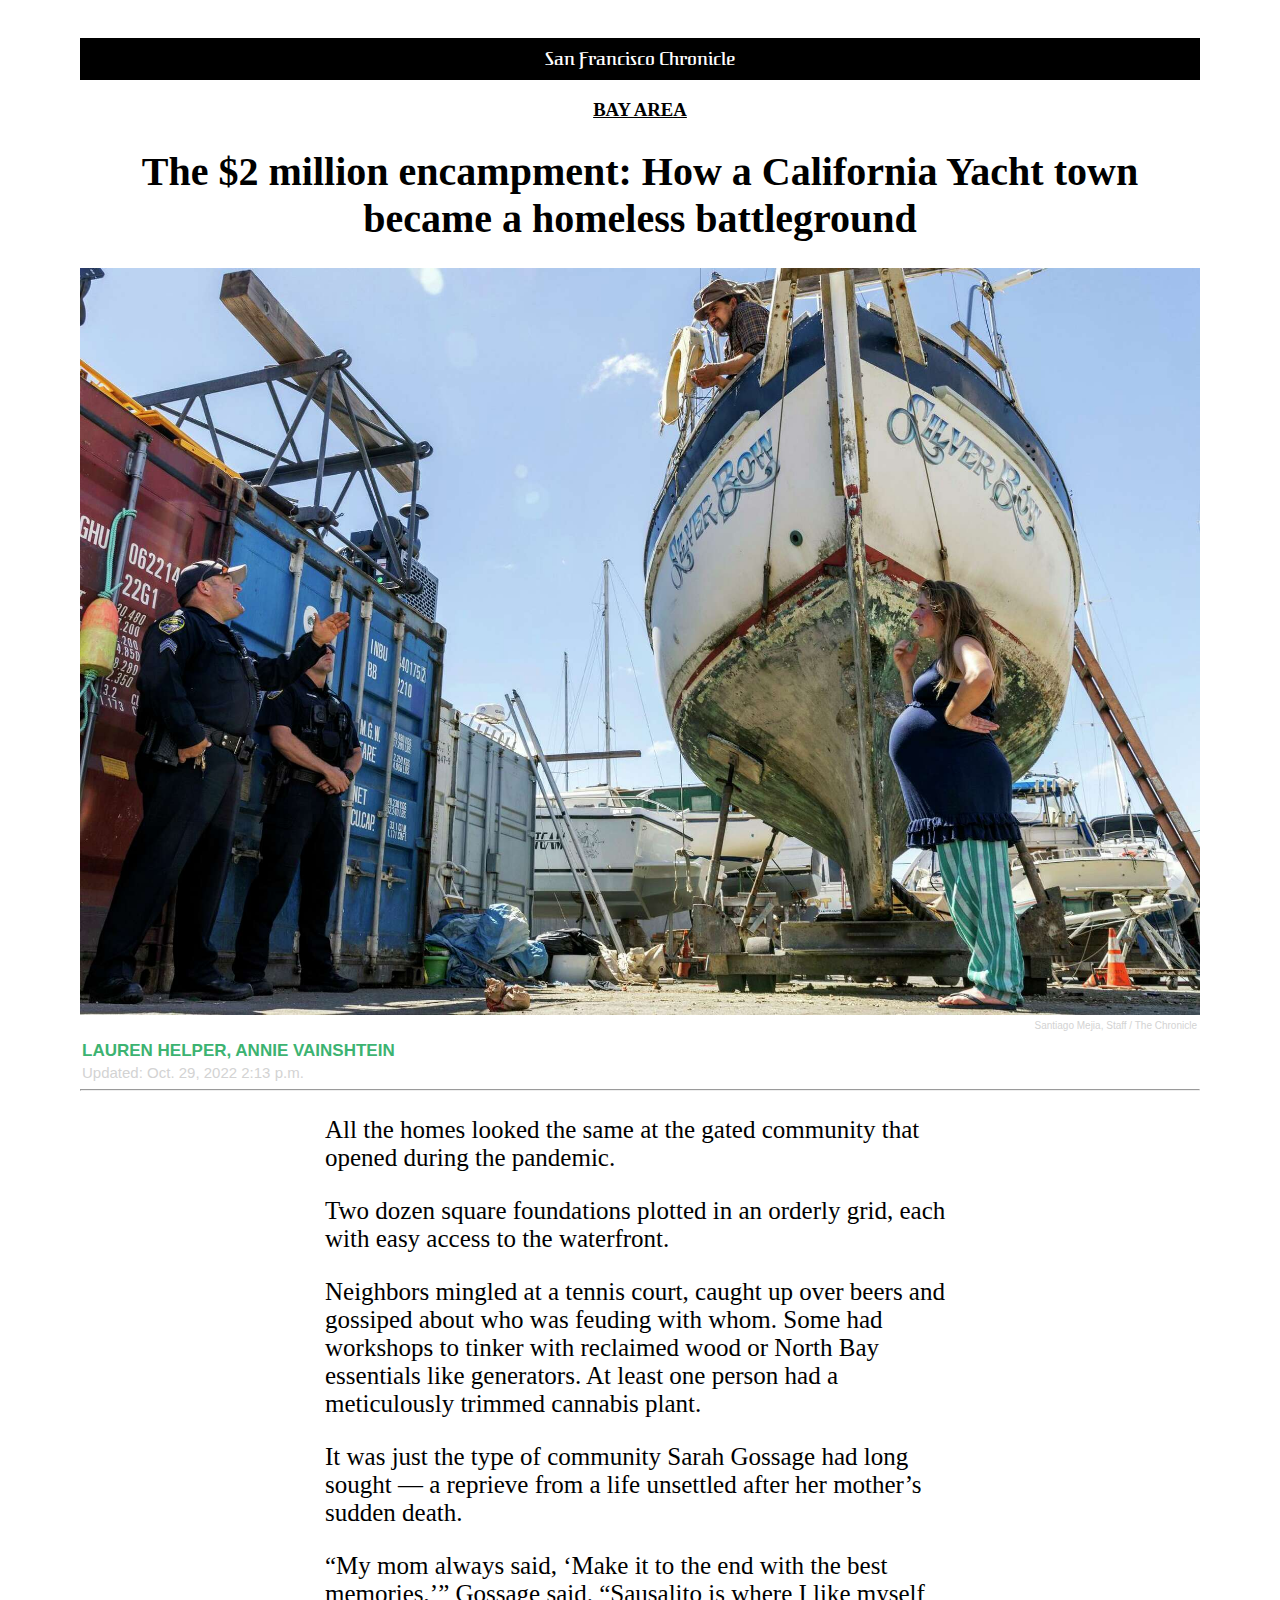
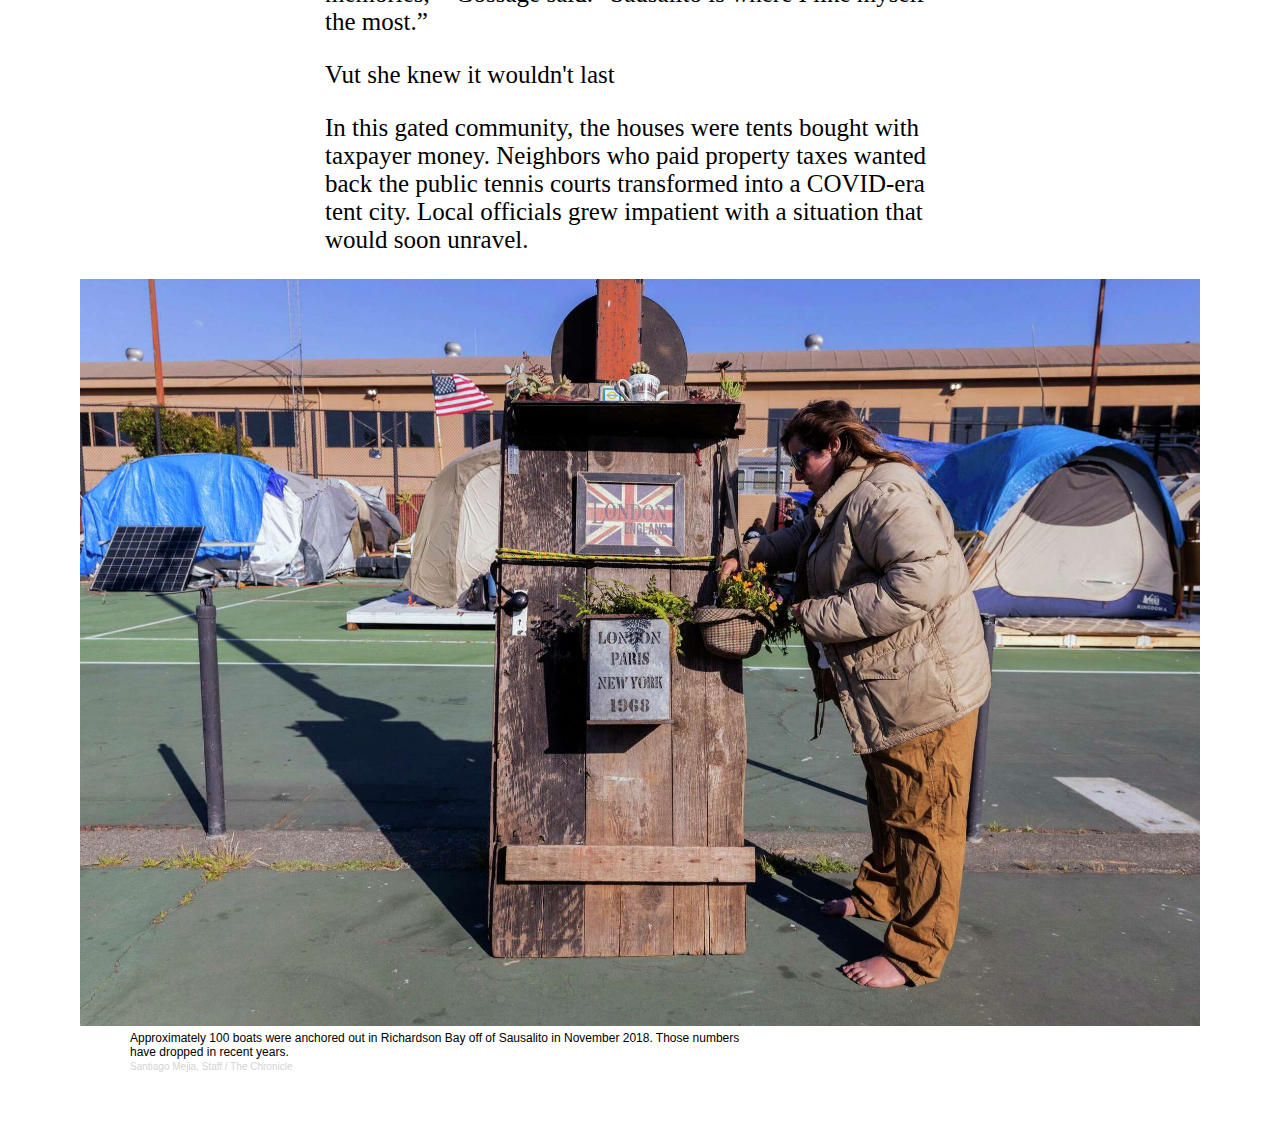
<file: assignment8/index.html>
<!DOCTYPE html>
<html>
<head>
	<style>
@import url('https://fonts.googleapis.com/css2?family=Federant&display=swap');
</style>
<style>
a:link {
  color: mediumseagreen;
  background-color: transparent;
  text-decoration: none;
}

a:visited {
  color: mediumseagreen;
  background-color: transparent;
  text-decoration: none;
}

a:hover {
  color: mediumseagreen;
  background-color: transparent;
  text-decoration: bold;
}

a:active {
  color: mediumseagreen;
  background-color: transparent;
  text-decoration: none;
}
</style>
	<meta charset="utf-8">
	<meta name="viewport" content="width=device-width, initial-scale=1">

	<link rel="stylesheet" href="main.css">

	<title>The $2 million encampment: How a California Yacht town became a homeless battleground</title>
</head>
<body>
	
	<header style="color:white;">San Francisco Chronicle</header>

	<H3>BAY AREA</H3>

	<h1>The $2 million encampment: How a California Yacht town became a homeless battleground</h1>

		<img src="boat1.jpeg">

		<p class="creds">Santiago Mejia, Staff / The Chronicle</p>


		<p class="byline"> <a href="https://www.sfchronicle.com/author/lauren-hepler/">LAUREN HELPER</a>, <a href="https://www.sfchronicle.com/author/annie-vainshtein/">ANNIE VAINSHTEIN</a> </p>

		<p class="date"> Updated: Oct. 29, 2022 2:13 p.m. </p>

	<hr>
		<p>All the homes looked the same at the gated community that opened during the pandemic.</p>

		<p>Two dozen square foundations plotted in an orderly grid, each with easy access to the waterfront.</p>

		<p>Neighbors mingled at a tennis court, caught up over beers and gossiped about who was feuding with whom. Some had workshops to tinker with reclaimed wood or North Bay essentials like generators. At least one person had a meticulously trimmed cannabis plant.</p>

		<p>It was just the type of community Sarah Gossage had long sought — a reprieve from a life unsettled after her mother’s sudden death.</p>

		<p>“My mom always said, ‘Make it to the end with the best memories,’” Gossage said. “Sausalito is where I like myself the most.”
		</p>
	
		<p>Vut she knew it wouldn't last</p>

		<p>In this gated community, the houses were tents bought with taxpayer money. Neighbors who paid property taxes wanted back the public tennis courts transformed into a COVID-era tent city. Local officials grew impatient with a situation that would soon unravel.</p>

		<img src="boat2.jpeg"> 

		<p class="cap"> Approximately 100 boats were anchored out in Richardson Bay off of Sausalito in November 2018. Those numbers have dropped in recent years.</p>

		<p class="cred2">Santiago Mejia, Staff / The Chronicle</p>

		<p>





</body>
</html>
</file>
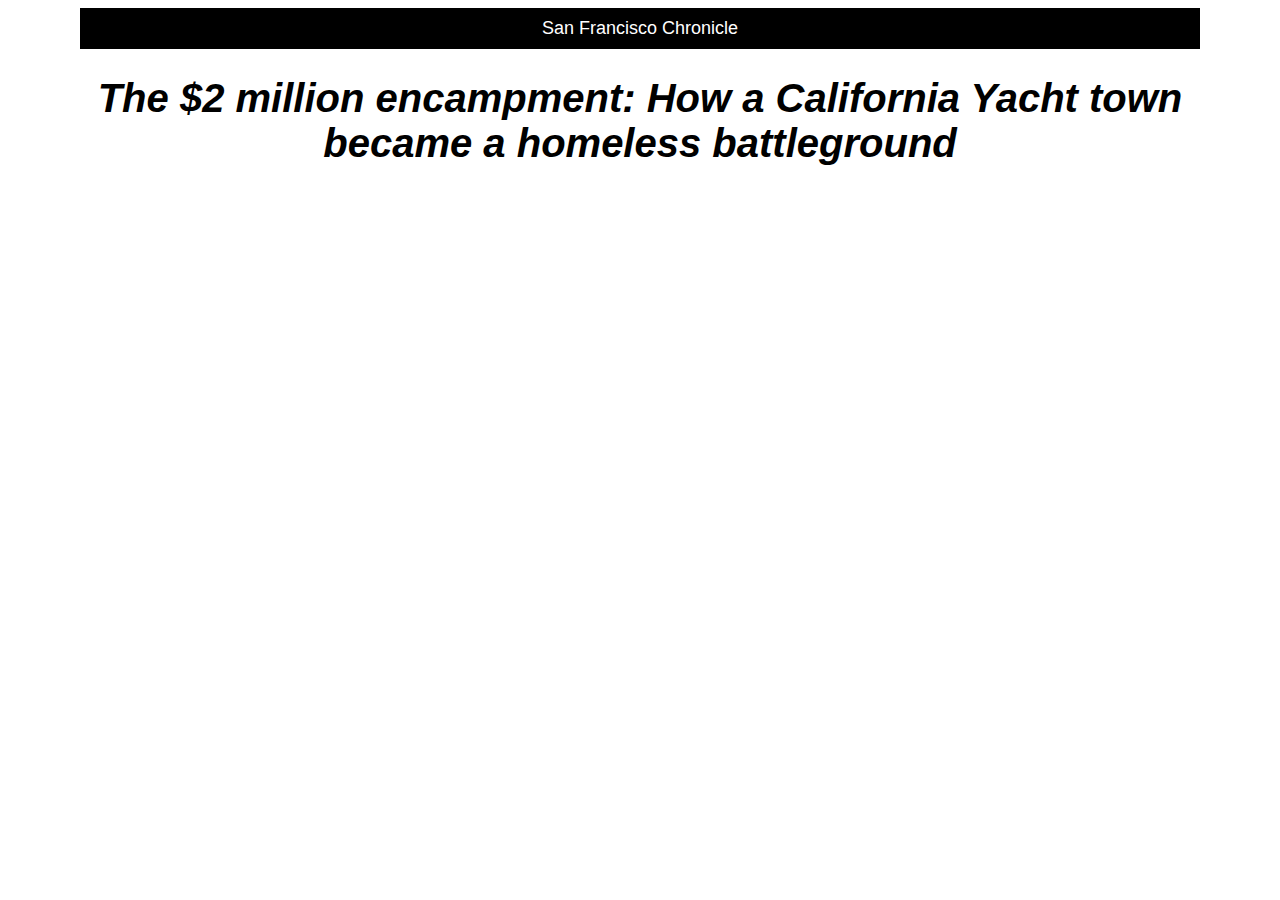
<file: assignment8template/index.html>
<!DOCTYPE html>
<html>
<head>
	<meta charset="utf-8">
	<meta name="viewport" content="width=device-width, initial-scale=1">

	<link rel="stylesheet" href="main.css">

	<title>Also give this page an appropriate title.</title>
</head>
<body>
	
	<header style="color:white;">San Francisco Chronicle</header>

	<h1>The $2 million encampment: How a California Yacht town became a homeless battleground</h1>

</body>
</html>
</file>
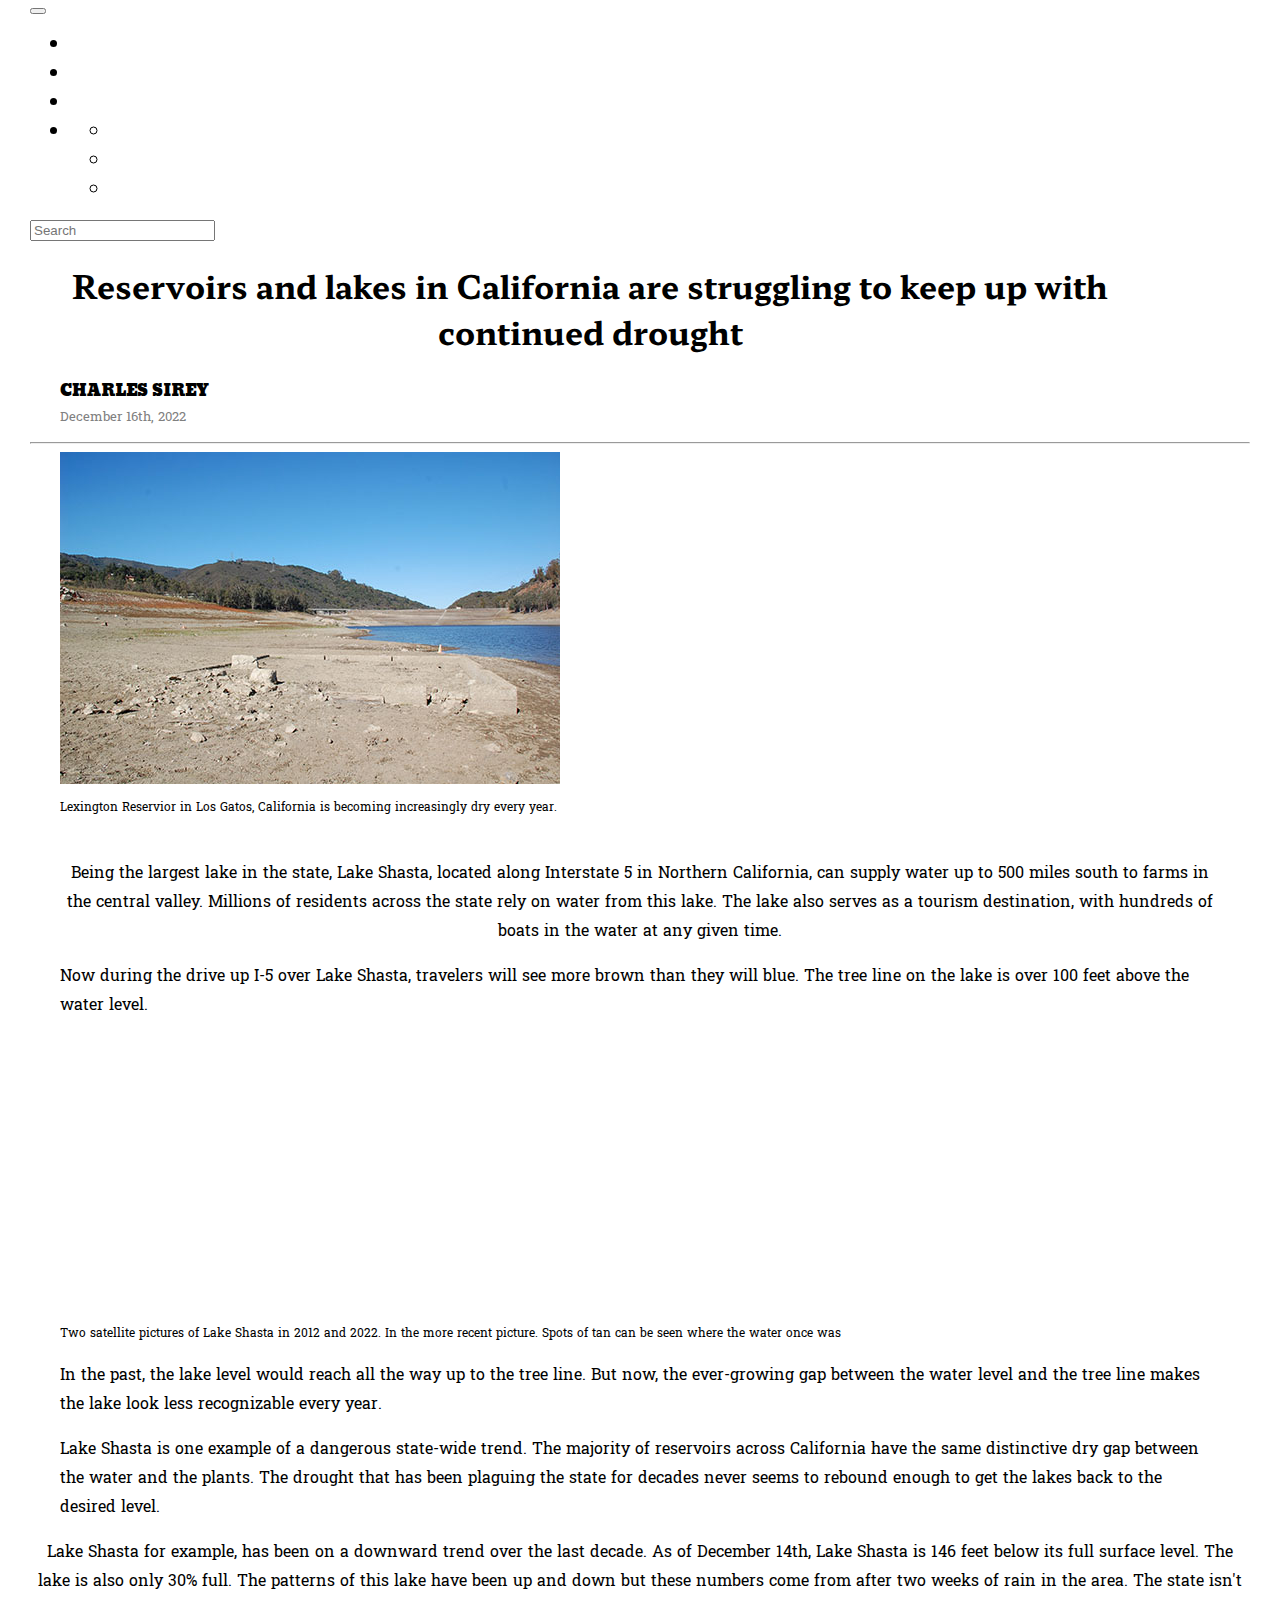
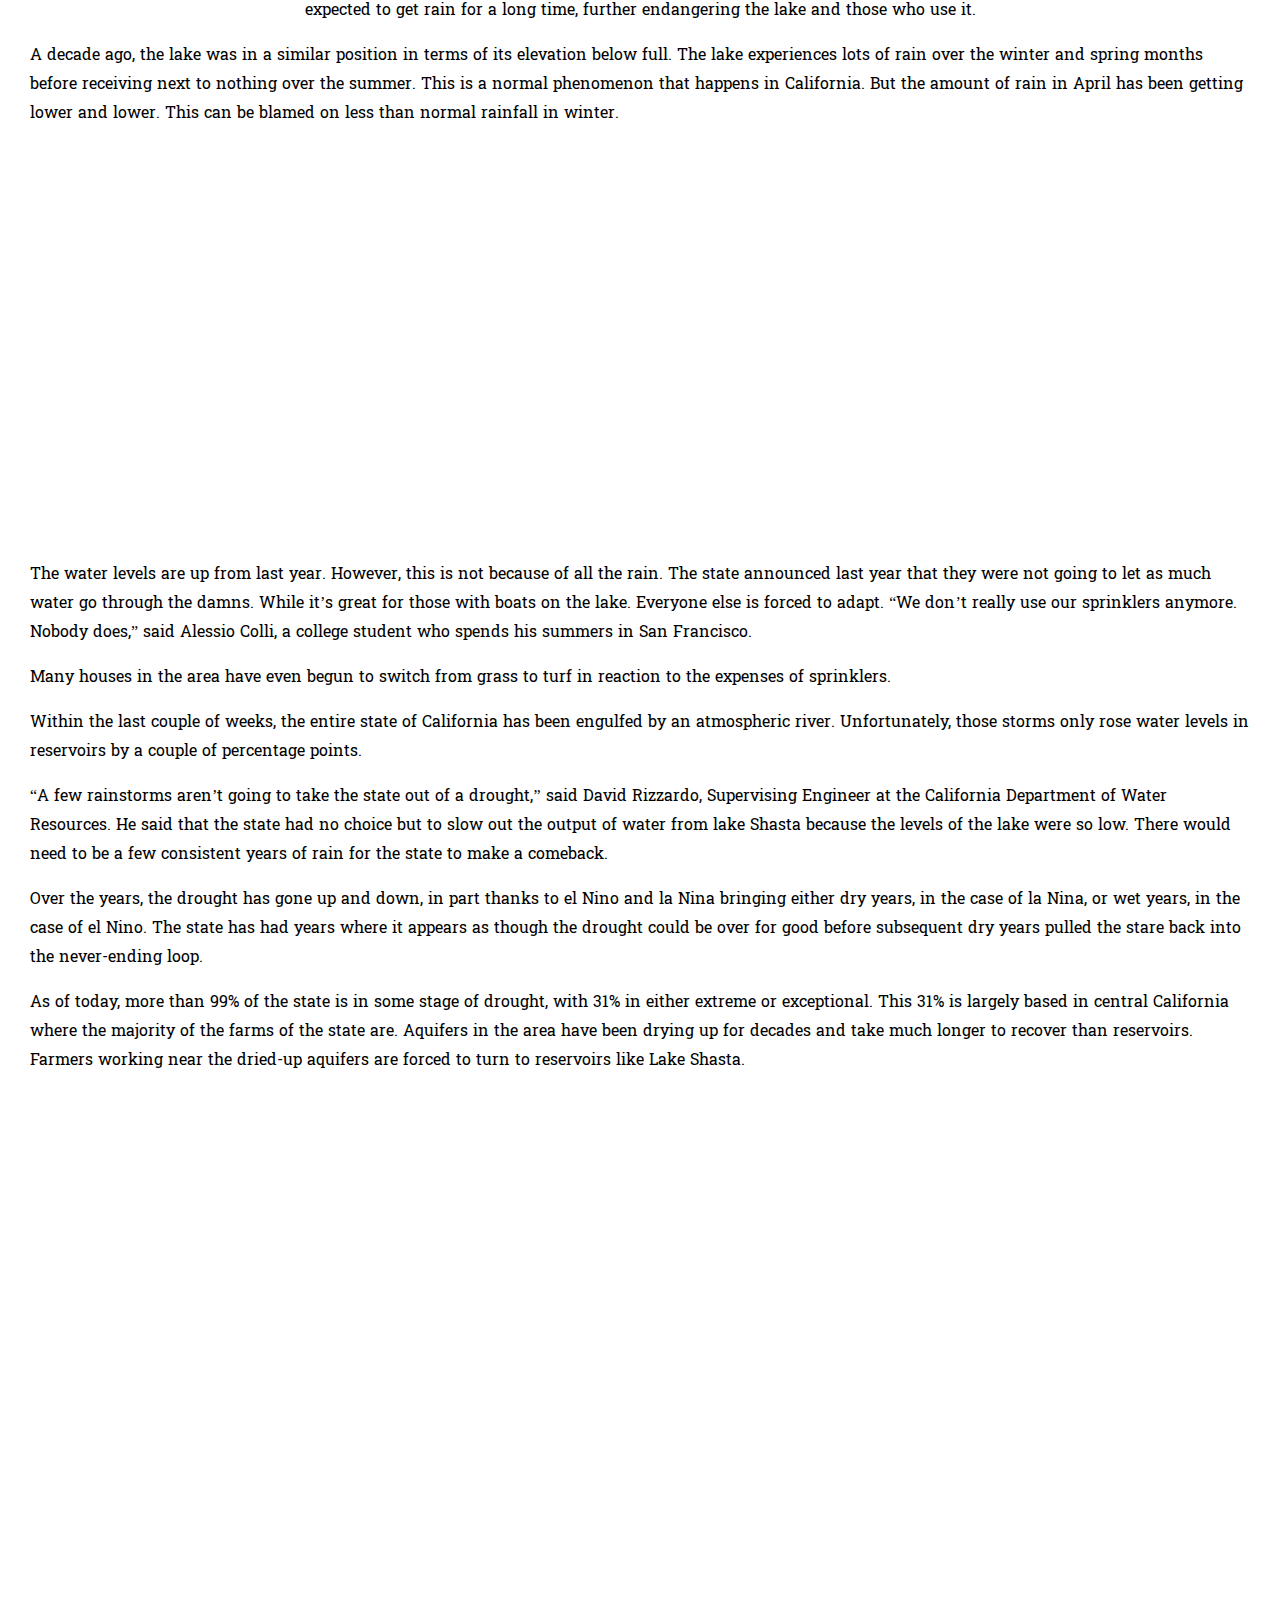
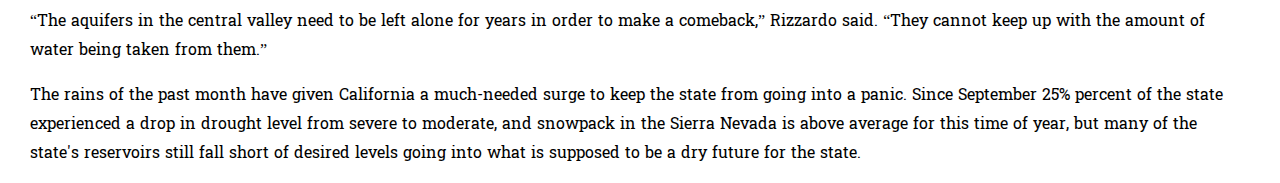
<file: finalassignment/index.html>
<html>

	<head>
		

    <link rel="stylesheet" href="https://fonts.googleapis.com/css2?family=Battambang&display=swap">
    <link rel="stylesheet" href="https://fonts.googleapis.com/css2?family=Hahmlet:wght@900&display=swap">
    <link rel="stylesheet" href="https://fonts.googleapis.com/css2?family=Angkor&display=swap">

		<!-- CSS only -->
		<link href="https://cdn.jsdelivr.net/npm/bootstrap@5.2.2/dist/css/bootstrap.min.css" rel="stylesheet" integrity="sha384-Zenh87qX5JnK2Jl0vWa8Ck2rdkQ2Bzep5IDxbcnCeuOxjzrPF/et3URy9Bv1WTRi" crossorigin="anonymous">

		<!-- JavaScript Bundle with Popper -->
		<script src="https://cdn.jsdelivr.net/npm/bootstrap@5.2.2/dist/js/bootstrap.bundle.min.js" integrity="sha384-OERcA2EqjJCMA+/3y+gxIOqMEjwtxJY7qPCqsdltbNJuaOe923+mo//f6V8Qbsw3" crossorigin="anonymous"></script>

    <title>Drying Reservoirs in California</title>

    <link rel="stylesheet" href="kitkat.css">

	</head>

<body>
<!-- new grid -->
      
      <div class="containter">
          <div class="row">
              <nav class="navbar navbar-dark bg-dark" aria-label="First navbar example" style="padding-left: 0px;" style="padding-right: 0px;">
    <div class="container-fluid">
      <a class="navbar-brand" href="#"></a>
      <button class="navbar-toggler" type="button" data-bs-toggle="collapse" data-bs-target="#navbarsExample01" aria-controls="navbarsExample01" aria-expanded="false" aria-label="Toggle navigation">
        <span class="navbar-toggler-icon"></span>
      </button>

      <div class="collapse navbar-collapse" id="navbarsExample01">
        <ul class="navbar-nav me-auto mb-2">
          <li class="nav-item">
            <a class="nav-link active" aria-current="page" href="#"></a>
          </li>
          <li class="nav-item">
            <a class="nav-link" href="#"></a>
          </li>
          <li class="nav-item">
            <a class="nav-link disabled"></a>
          </li>
          <li class="nav-item dropdown">
            <a class="nav-link dropdown-toggle" href="#" data-bs-toggle="dropdown" aria-expanded="false"></a>
            <ul class="dropdown-menu">
              <li><a class="dropdown-item" href="#"></a></li>
              <li><a class="dropdown-item" href="#"></a></li>
              <li><a class="dropdown-item" href="#"></a></li>
            </ul>
          </li>
        </ul>
        <form role="search">
          <input class="form-control" type="search" placeholder="Search" aria-label="Search">
        </form>
      </div>
    </div>
  </nav>
        <!-- end of nav bar -->



    <h1 style="text-align: center;font-family: Hahmlet;margin-right: 100px;"> Reservoirs and lakes in California are struggling to keep up with continued drought</h1>

      <div class="row">
              <div class="col">
                <p style="font-family: Angkor;padding-left: 30px;margin-bottom: 0px;"> CHARLES SIREY </p>
                <p style="font-family: battambang;padding-left: 30px;color: grey;margin-top: 0px;font-size: 13px;"> December 16th, 2022 </p>
              </div>
              <div class="col">
              </div>
            
           </div>

    

    <hr>

    <img src="lexingtonres.jpg" style="padding-left: 30px;padding-right: 30px;">
        <p class="capt" style="padding-left: 30px;font-family: battambang;margin-bottom: 40px;"> Lexington Reservior in Los Gatos, California is becoming increasingly dry every year.</p>
        


  
        <div class="container">
          <div class="row" style="padding-left: 30px;padding-right: 30px;">
              <p style="text-align: center;">
                 Being the largest lake in the state, Lake Shasta, located along Interstate 5 in Northern California, can supply water up to 500 miles south to farms in the central valley. Millions of residents across the state rely on water from this lake. The lake also serves as a tourism destination, with hundreds of boats in the water at any given time.</p> 

                <p>Now during the drive up I-5 over Lake Shasta, travelers will see more brown than they will blue. The tree line on the lake is over 100 feet above the water level. </p>

            <div class="col-md-6 col-sm">
                <iframe frameborder="0" class="juxtapose" width="100%" height="275px" src="https://cdn.knightlab.com/libs/juxtapose/latest/embed/index.html?uid=e4f58e4e-7804-11ed-b5bd-6595d9b17862"></iframe>
                    <p class="capt" style=""> Two satellite pictures of Lake Shasta in 2012 and 2022. In the more recent picture. Spots of tan can be seen where the water once was</p>
            </div>
            <div class="col-md-6 col-sm" style="font-family: battambang;">
                <p> In the past, the lake level would reach all the way up to the tree line. But now, the ever-growing gap between the water level and the tree line makes the lake look less recognizable every year. </p>

                <p> Lake Shasta is one example of a dangerous state-wide trend. The majority of reservoirs across California have the same distinctive dry gap between the water and the plants. The drought that has been plaguing the state for decades never seems to rebound enough to get the lakes back to the desired level. 
                </p>
            </div>
           </div>
        </div>

              
              <p style="text-align: center;font-family: battambang;">
                 Lake Shasta for example, has been on a downward trend over the last decade. As of December 14th, Lake Shasta is 146 feet below its full surface level. The lake is also only 30% full. The patterns of this lake have been up and down but these numbers come from after two weeks of rain in the area. The state isn't expected to get rain for a long time, further endangering the lake and those who use it.
            </p>

              <p>A decade ago, the lake was in a similar position in terms of its elevation below full. The lake experiences lots of rain over the winter and spring months before receiving next to nothing over the summer. This is a normal phenomenon that happens in California. But the amount of rain in April has been getting lower and lower. This can be blamed on less than normal rainfall in winter.
              </p>
      <div style="max width: 600px; border: 5px black;">
            <iframe title="Lake Shasta water level below a full pool." aria-label="Grouped Column Chart" id="datawrapper-chart-Fe975" src="https://datawrapper.dwcdn.net/Fe975/1/" scrolling="no" frameborder="0" style="width: 0; min-width: 100% !important; border: none;" height="400" data-external="1"></iframe><script type="text/javascript">!function(){"use strict";window.addEventListener("message",(function(e){if(void 0!==e.data["datawrapper-height"]){var t=document.querySelectorAll("iframe");for(var a in e.data["datawrapper-height"])for(var r=0;r<t.length;r++){if(t[r].contentWindow===e.source)t[r].style.height=e.data["datawrapper-height"][a]+"px"}}}))}();</script>
            
      </div>

      <p>The water levels are up from last year. However, this is not because of all the rain. The state announced last year that they were not going to let as much water go through the damns. While it’s great for those with boats on the lake. Everyone else is forced to adapt. “We don’t really use our sprinklers anymore. Nobody does,” said Alessio Colli, a college student who spends his summers in San Francisco. 
</p>
  <p>Many houses in the area have even begun to switch from grass to turf in reaction to the expenses of sprinklers.
</p>
<p>Within the last couple of weeks, the entire state of California has been engulfed by an atmospheric river. Unfortunately, those storms only rose water levels in reservoirs by a couple of percentage points.</p>

<p>“A few rainstorms aren’t going to take the state out of a drought,” said David Rizzardo, Supervising Engineer at the California Department of Water Resources. He said that the state had no choice but to slow out the output of water from lake Shasta because the levels of the lake were so low. There would need to be a few consistent years of rain for the state to make a comeback.
</p>


          <div class="row">
              <div class="col-md-4 col-sm">
                <p>Over the years, the drought has gone up and down, in part thanks to el Nino and la Nina bringing either dry years, in the case of la Nina, or wet years, in the case of el Nino. The state has had years where it appears as though the drought could be over for good before subsequent dry years pulled the stare back into the never-ending loop.</p>
                <p>As of today, more than 99% of the state is in some stage of drought, with 31% in either extreme or exceptional. This 31% is largely based in central California where the majority of the farms of the state are. Aquifers in the area have been drying up for decades and take much longer to recover than reservoirs. Farmers working near the dried-up aquifers are forced to turn to reservoirs like Lake Shasta.</p>
              </div>
              <div class="col-md-8 col-sm">
                <iframe title="Percentage of California population in different drought levels" aria-label="Interactive area chart" id="datawrapper-chart-EsCl8" src="https://datawrapper.dwcdn.net/EsCl8/1/" scrolling="no" frameborder="0" style="width: 0; min-width: 100% !important; border: none;" height="500" data-external="1"></iframe><script type="text/javascript">!function(){"use strict";window.addEventListener("message",(function(e){if(void 0!==e.data["datawrapper-height"]){var t=document.querySelectorAll("iframe");for(var a in e.data["datawrapper-height"])for(var r=0;r<t.length;r++){if(t[r].contentWindow===e.source)t[r].style.height=e.data["datawrapper-height"][a]+"px"}}}))}();</script>
              </div>
          </div>
          <p>“The aquifers in the central valley need to be left alone for years in order to make a comeback,” Rizzardo said. “They cannot keep up with the amount of water being taken from them.”</p>
          <p>The rains of the past month have given California a much-needed surge to keep the state from going into a panic. Since September 25% percent of the state experienced a drop in drought level from severe to moderate, and snowpack in the Sierra Nevada is above average for this time of year, but many of the state's reservoirs still fall short of desired levels going into what is supposed to be a dry future for the state.</p>

	</body>

<html>
</file>
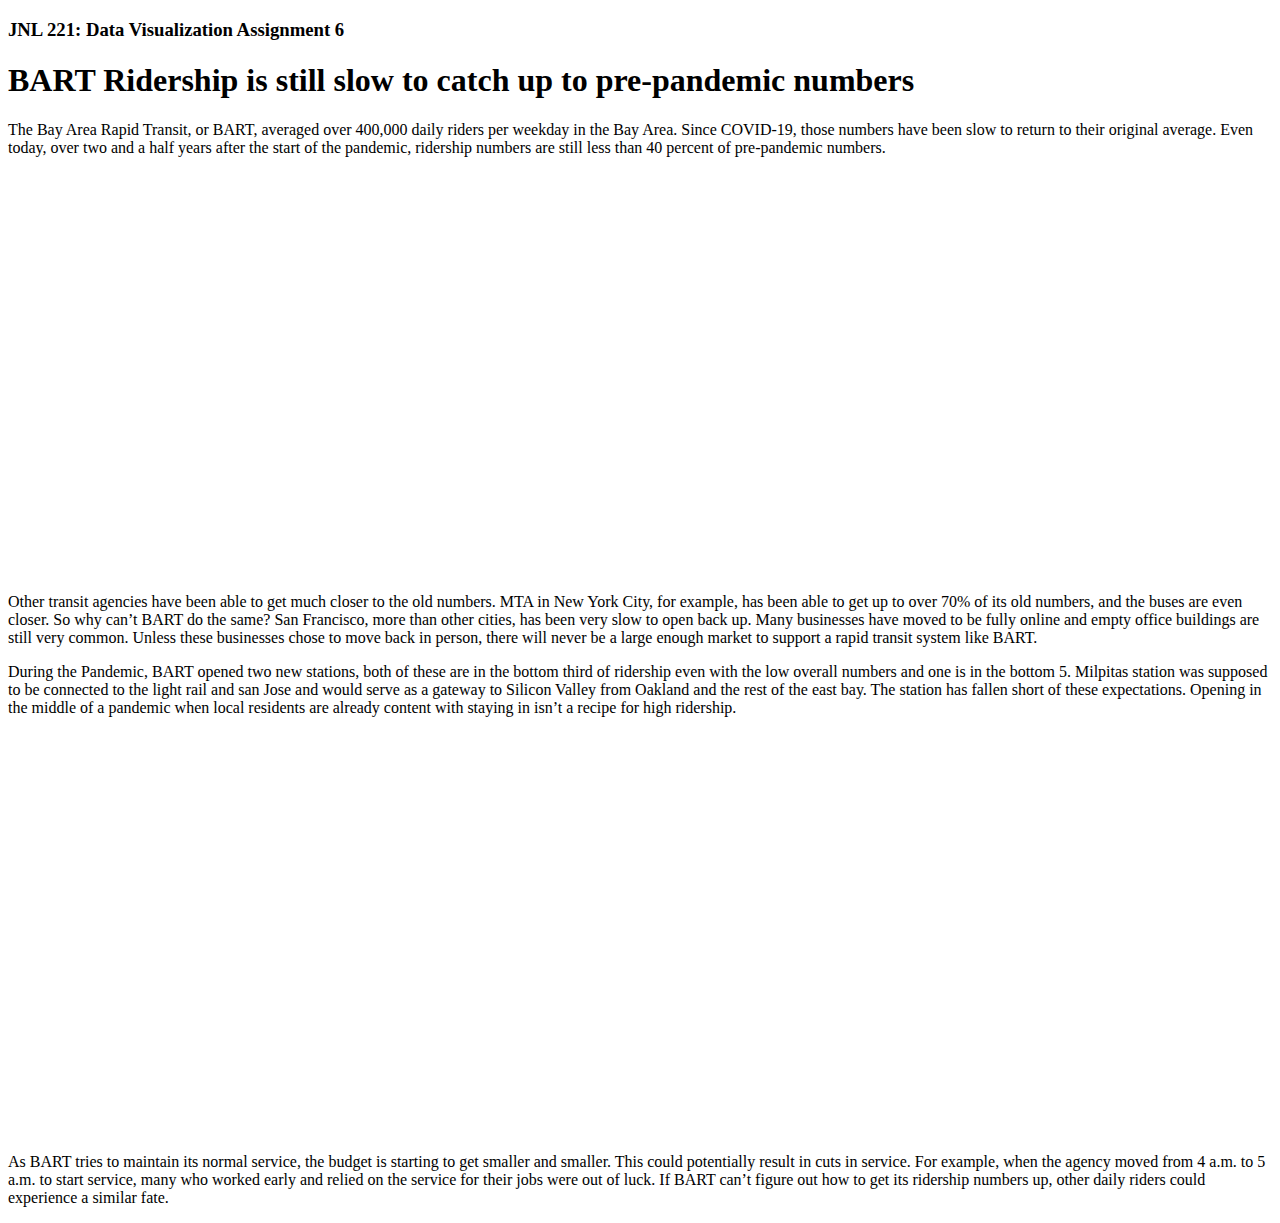
<file: assignment6.html>
<!doctype html>
<html lang="en">
  <head>
    <!-- Required meta tags -->
    <meta charset="utf-8">
    <meta name="viewport" content="width=device-width, initial-scale=1">

    <!-- Bootstrap CSS -->
    <link href="https://cdn.jsdelivr.net/npm/bootstrap@5.0.2/dist/css/bootstrap.min.css" rel="stylesheet" integrity="sha384-EVSTQN3/azprG1Anm3QDgpJLIm9Nao0Yz1ztcQTwFspd3yD65VohhpuuCOmLASjC" crossorigin="anonymous">

    <title>JNL 221 - DV3</title>
  </head>
  <body>

    <div class="container">

      <div class="row">
        <header class="col bg-secondary text-white p-2 mb-4">
          <h3>JNL 221: Data Visualization Assignment 6</h3>
        </header>
      </div>

      <div class="row">
        <div class="col-lg-7">


          <h1>BART Ridership is still slow to catch up to pre-pandemic numbers</h1>

          <p>The Bay Area Rapid Transit, or BART, averaged over 400,000 daily riders per weekday in the Bay Area. Since COVID-19, those numbers have been slow to return to their original average. Even today, over two and a half years after the start of the pandemic, ridership numbers are still less than 40 percent of pre-pandemic numbers.</p>

          <!-- PLACE YOUR DATAWRAPPER <iframe> DIRECTLY UNDERNEATH ME! -->

            <iframe title="BART Weekday Ridership By Month" aria-label="Interactive line chart" id="datawrapper-chart-TVrUG" src="https://datawrapper.dwcdn.net/TVrUG/1/" scrolling="no" frameborder="0" style="width: 0; min-width: 100% !important; border: none;" height="400"></iframe><script type="text/javascript">!function(){"use strict";window.addEventListener("message",(function(e){if(void 0!==e.data["datawrapper-height"]){var t=document.querySelectorAll("iframe");for(var a in e.data["datawrapper-height"])for(var r=0;r<t.length;r++){if(t[r].contentWindow===e.source)t[r].style.height=e.data["datawrapper-height"][a]+"px"}}}))}();
</script>
          
          <!-- PLACE YOUR DATAWRAPPER <iframe> ABOVE ME!-->
        
        </div>

      </div>

      <div class="row">
        <div class="col-lg-7">


          <p>Other transit agencies have been able to get much closer to the old numbers. MTA in New York City, for example, has been able to get up to over 70% of its old numbers, and the buses are even closer. So why can’t BART do the same? San Francisco, more than other cities, has been very slow to open back up. Many businesses have moved to be fully online and empty office buildings are still very common. Unless these businesses chose to move back in person, there will never be a large enough market to support a rapid transit system like BART.</p>

<p> During the Pandemic, BART opened two new stations, both of these are in the bottom third of ridership even with the low overall numbers and one is in the bottom 5. Milpitas station was supposed to be connected to the light rail and san Jose and would serve as a gateway to Silicon Valley from Oakland and the rest of the east bay. The station has fallen short of these expectations. Opening in the middle of a pandemic when local residents are already content with staying in isn’t a recipe for high ridership.
</p>

          <!-- PLACE YOUR DATAWRAPPER <iframe> DIRECTLY UNDERNEATH ME! -->

            <iframe title="5 Stations with the lowest average weekday ridership in September" aria-label="Column Chart" id="datawrapper-chart-LsBTk" src="https://datawrapper.dwcdn.net/LsBTk/1/" scrolling="no" frameborder="0" style="width: 0; min-width: 100% !important; border: none;" height="400"></iframe><script type="text/javascript">!function(){"use strict";window.addEventListener("message",(function(e){if(void 0!==e.data["datawrapper-height"]){var t=document.querySelectorAll("iframe");for(var a in e.data["datawrapper-height"])for(var r=0;r<t.length;r++){if(t[r].contentWindow===e.source)t[r].style.height=e.data["datawrapper-height"][a]+"px"}}}))}();
</script>

<div class="row">

  <p> As BART tries to maintain its normal service, the budget is starting to get smaller and smaller. This could potentially result in cuts in service. For example, when the agency moved from 4 a.m. to 5 a.m. to start service, many who worked early and relied on the service for their jobs were out of luck. If BART can’t figure out how to get its ridership numbers up, other daily riders could experience a similar fate.</p>

</script>

    <!-- Bootstrap Bundle with Popper -->
    <script src="https://cdn.jsdelivr.net/npm/bootstrap@5.0.2/dist/js/bootstrap.bundle.min.js" integrity="sha384-MrcW6ZMFYlzcLA8Nl+NtUVF0sA7MsXsP1UyJoMp4YLEuNSfAP+JcXn/tWtIaxVXM" crossorigin="anonymous"></script>

  </body>
</html>
</file>
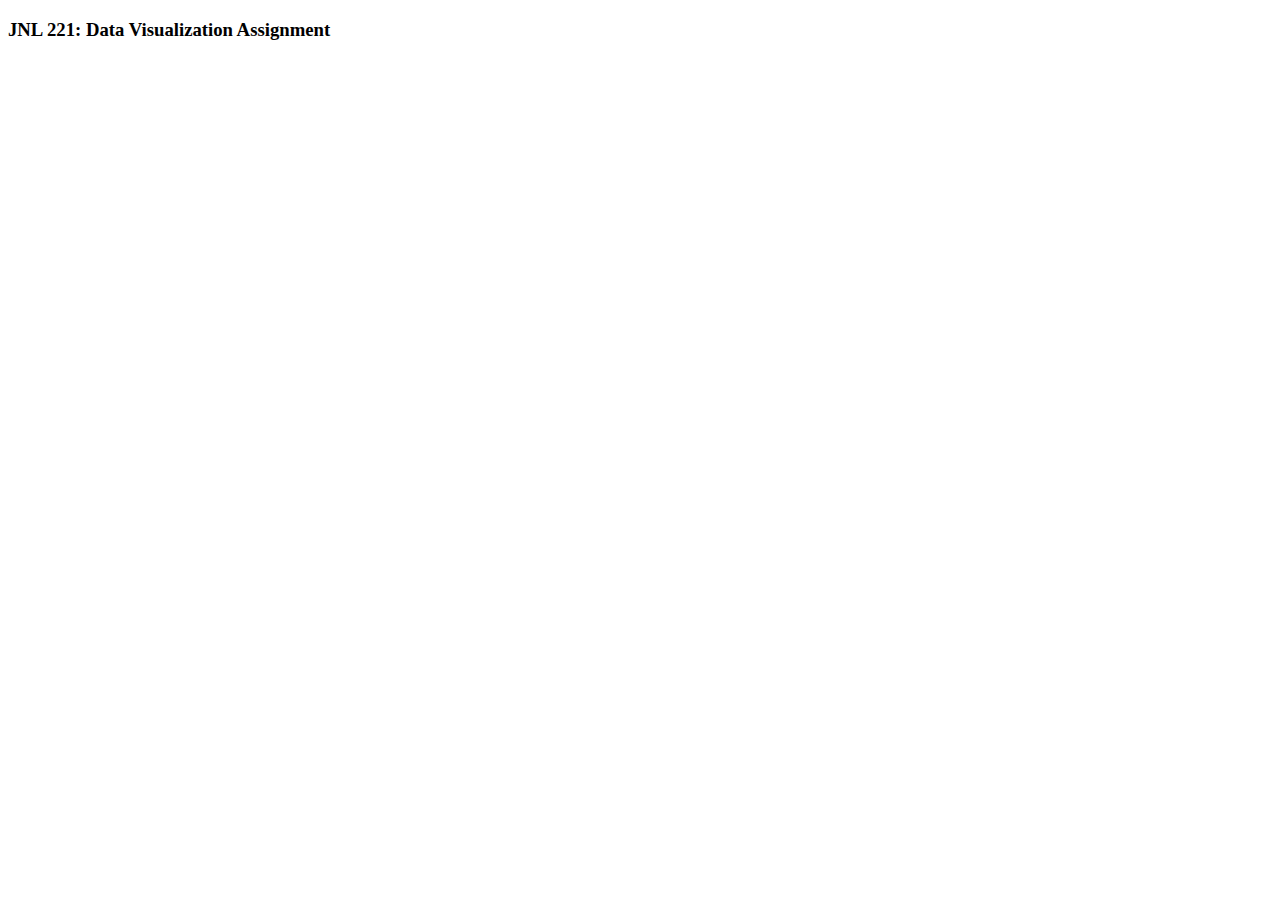
<file: inde.html>
<!doctype html>
<html lang="en">
  <head>
    <!-- Required meta tags -->
    <meta charset="utf-8">
    <meta name="viewport" content="width=device-width, initial-scale=1">

    <!-- Bootstrap CSS -->
    <link href="https://cdn.jsdelivr.net/npm/bootstrap@5.0.2/dist/css/bootstrap.min.css" rel="stylesheet" integrity="sha384-EVSTQN3/azprG1Anm3QDgpJLIm9Nao0Yz1ztcQTwFspd3yD65VohhpuuCOmLASjC" crossorigin="anonymous">

    <title>JNL 221 - DV3</title>
  </head>
  <body>

    <div class="container">

      <div class="row">
        <header class="col bg-secondary text-white p-2 mb-4">
          <h3>JNL 221: Data Visualization Assignment</h3>
        </header>
      </div>

      <div class="row">
        <div class="col-lg-7">

          <!-- PLACE YOUR DATAWRAPPER <iframe> DIRECTLY UNDERNEATH ME! -->
            <iframe title=" CO2 emissions by energy type in NY State 2010-2016" aria-label="Interactive area chart" id="datawrapper-chart-N66fS" src="https://datawrapper.dwcdn.net/N66fS/1/" scrolling="no" frameborder="0" style="width: 0; min-width: 100% !important; border: none;" height="600"></iframe><script type="text/javascript">!function(){"use strict";window.addEventListener("message",(function(e){if(void 0!==e.data["datawrapper-height"]){var t=document.querySelectorAll("iframe");for(var a in e.data["datawrapper-height"])for(var r=0;r<t.length;r++){if(t[r].contentWindow===e.source)t[r].style.height=e.data["datawrapper-height"][a]+"px"}}}))}();
</script>


          
          <!-- PLACE YOUR DATAWRAPPER <iframe> ABOVE ME!-->
        
        </div>

      </div>

    <!-- Bootstrap Bundle with Popper -->
    <script src="https://cdn.jsdelivr.net/npm/bootstrap@5.0.2/dist/js/bootstrap.bundle.min.js" integrity="sha384-MrcW6ZMFYlzcLA8Nl+NtUVF0sA7MsXsP1UyJoMp4YLEuNSfAP+JcXn/tWtIaxVXM" crossorigin="anonymous"></script>

  </body>
</html>
</file>
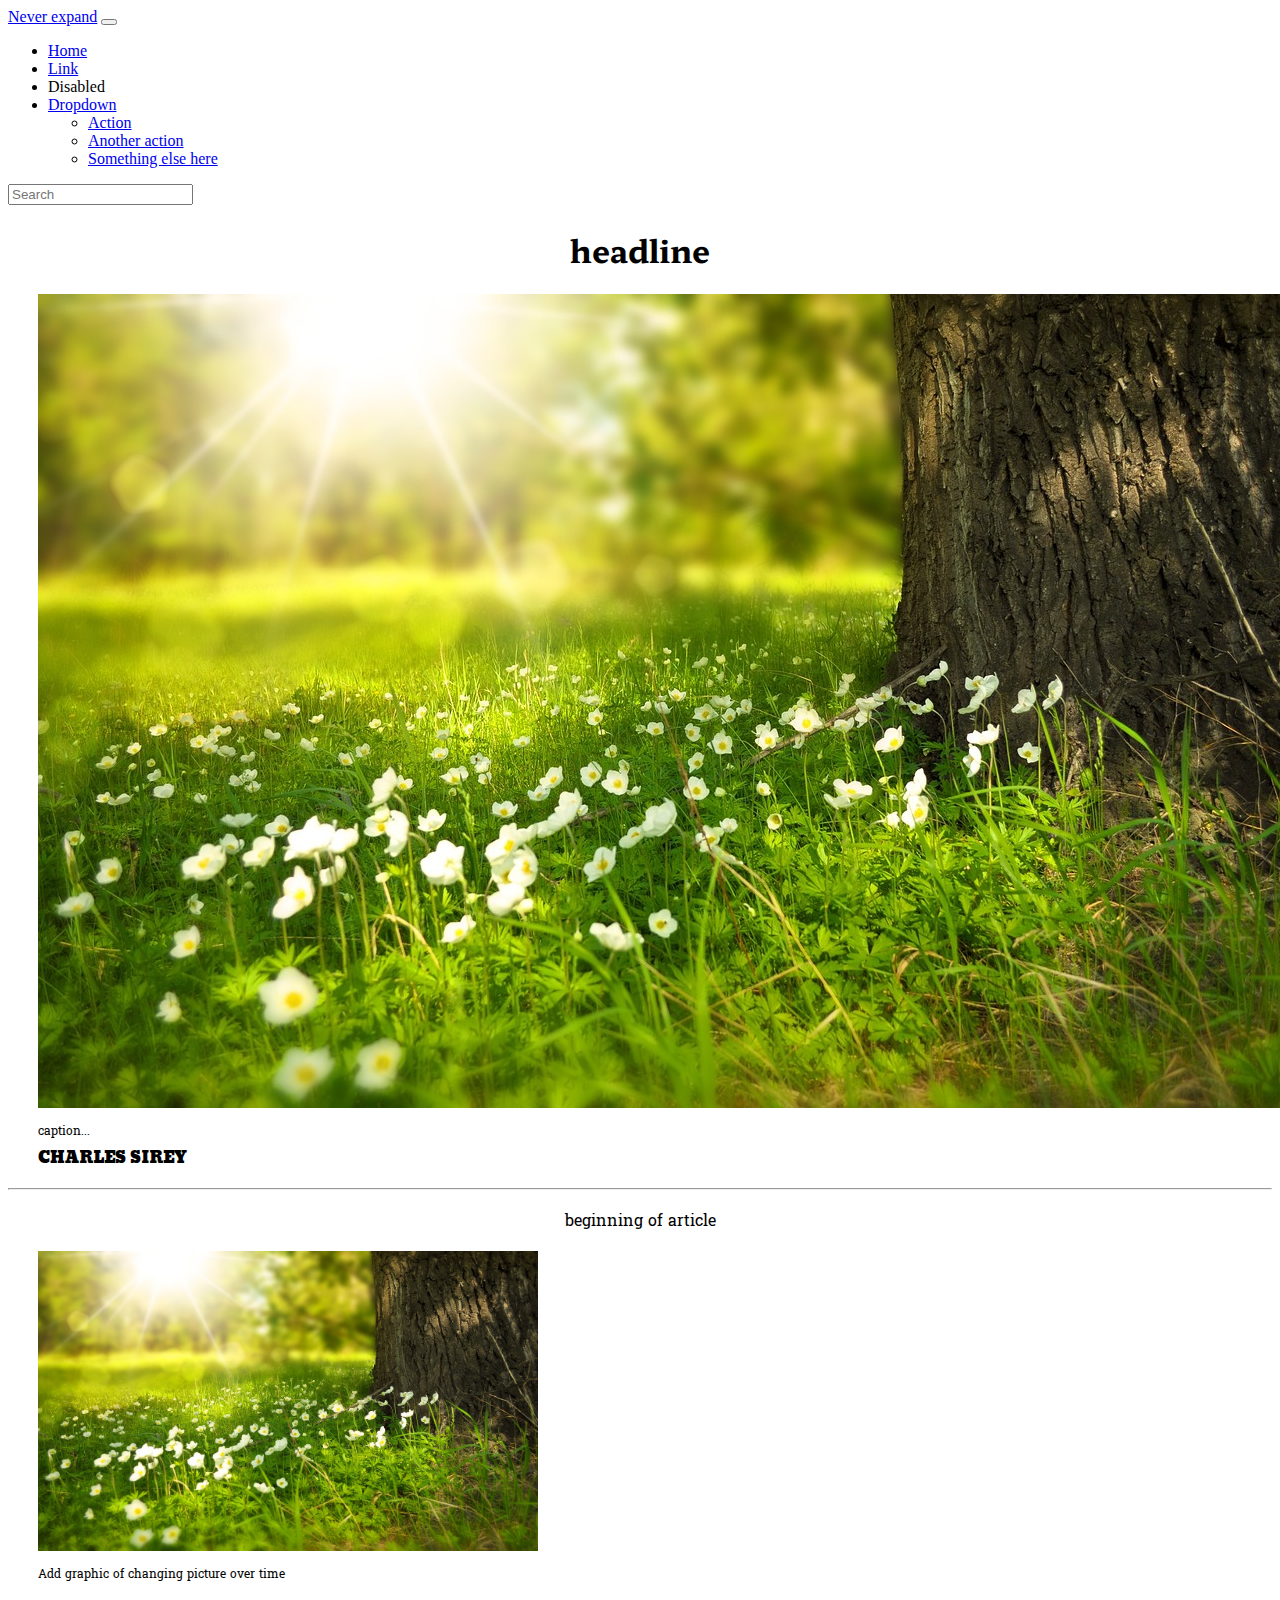
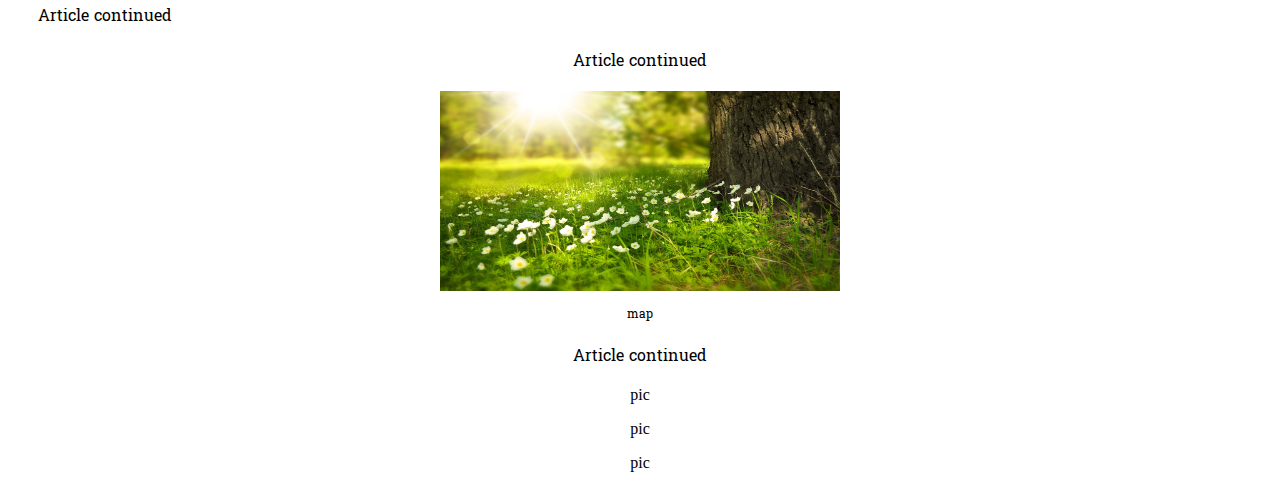
<file: newpage.html>
<html>

	<head>
		<link rel="stylesheet" href="kitkat.css">

    <link rel="stylesheet" href="https://fonts.googleapis.com/css2?family=Battambang&display=swap">
    <link rel="stylesheet" href="https://fonts.googleapis.com/css2?family=Hahmlet:wght@900&display=swap">
    <link rel="stylesheet" href="https://fonts.googleapis.com/css2?family=Angkor&display=swap">

		<!-- CSS only -->
		<link href="https://cdn.jsdelivr.net/npm/bootstrap@5.2.2/dist/css/bootstrap.min.css" rel="stylesheet" integrity="sha384-Zenh87qX5JnK2Jl0vWa8Ck2rdkQ2Bzep5IDxbcnCeuOxjzrPF/et3URy9Bv1WTRi" crossorigin="anonymous">

		<!-- JavaScript Bundle with Popper -->
		<script src="https://cdn.jsdelivr.net/npm/bootstrap@5.2.2/dist/js/bootstrap.bundle.min.js" integrity="sha384-OERcA2EqjJCMA+/3y+gxIOqMEjwtxJY7qPCqsdltbNJuaOe923+mo//f6V8Qbsw3" crossorigin="anonymous"></script>

    <title>title page</title>

	</head>

<body>
<!-- new grid -->
      
      <div class="containter">
          <div class="row">
              <nav class="navbar navbar-dark bg-dark" aria-label="First navbar example" style="padding-left: 0px;" style="padding-right: 0px;">
    <div class="container-fluid">
      <a class="navbar-brand" href="#">Never expand</a>
      <button class="navbar-toggler" type="button" data-bs-toggle="collapse" data-bs-target="#navbarsExample01" aria-controls="navbarsExample01" aria-expanded="false" aria-label="Toggle navigation">
        <span class="navbar-toggler-icon"></span>
      </button>

      <div class="collapse navbar-collapse" id="navbarsExample01">
        <ul class="navbar-nav me-auto mb-2">
          <li class="nav-item">
            <a class="nav-link active" aria-current="page" href="#">Home</a>
          </li>
          <li class="nav-item">
            <a class="nav-link" href="#">Link</a>
          </li>
          <li class="nav-item">
            <a class="nav-link disabled">Disabled</a>
          </li>
          <li class="nav-item dropdown">
            <a class="nav-link dropdown-toggle" href="#" data-bs-toggle="dropdown" aria-expanded="false">Dropdown</a>
            <ul class="dropdown-menu">
              <li><a class="dropdown-item" href="#">Action</a></li>
              <li><a class="dropdown-item" href="#">Another action</a></li>
              <li><a class="dropdown-item" href="#">Something else here</a></li>
            </ul>
          </li>
        </ul>
        <form role="search">
          <input class="form-control" type="search" placeholder="Search" aria-label="Search">
        </form>
      </div>
    </div>
  </nav>
        <!-- end of nav bar -->







    <h1 style="text-align: center;font-family: Hahmlet;"> headline </h1>

    <img src="flower.jpeg" style="padding-left: 30px;padding-right: 30px;">
        <p class="capt" style="padding-left: 30px;font-family: battambang;margin-bottom: 1px;"> caption...</p>
        <p style="font-family: Angkor;padding-left: 30px;margin-top: 1px;"> CHARLES SIREY </p>


  <hr>

          <div class="row" style="padding-left: 30px;padding-right: 30px;">
              <p style="text-align: center;font-family: battambang;">
                 beginning of article
            </p>
            <div class="col">

              <!-- add graphic of changing pciture over time -->
                <img src="flower.jpeg" style="width:500px;height:300px;">
                    <p class="capt" style=""> Add graphic of changing picture over time</p>
              </div>
              <div class="col" style="font-family: battambang;">
                <p> Article continued</p>
              </div>
            
          </div>
              
              <p style="text-align: center;font-family: battambang;">
                 Article continued
            </p>
      <div style="margin-left: auto;margin-right: auto;text-align: center;" >
            <img src="flower.jpeg" style="width: 400px;height: 200px;text-align: center;margin-left: auto;margin-right: auto;">
            <p class="capt" style="margin-left: ;margin-right: auto;font-family: battambang;"> map </p>

            <p style="text-align: center;font-family: battambang;"> Article continued</p>
      </div>

          <div class="row" style="padding-left: 30px;padding-right: 30px;text-align: center;">
           <div class="col">
                <p> pic</p>
              </div>
              <div class="col">
                <p> pic</p>
              </div>
            <dive class="col">
              <p>
                pic
              </p>
            </dive>
            
           </div>
          </div>
      </div>

	</body>

<html>
</file>
<file: assignment8/main.css>
body {
  font-family: baskerville;
  max-width: 70rem;
  margin-left: auto;
  margin-right: auto;
  text-align: center;
  padding: 30px;
}

.byline {
  color: mediumseagreen;
  font-size: 17px;
  font-weight: bold;
  font-family: helvetica;
  text-align: left;
  margin-left: 2px;
  margin-bottom: 3px;
  margin-top: 3px;
}

.date {
  color: lightgray;
  font-size: 15px;
  font-family: helvetica;
  text-align: left;
  margin-left: 2px;
  margin-top: 3px;
  margin-bottom:5px;
}

header {
  background-color: black;
  font-family: Federant;
  text-decoration-color: whitesmoke;
  font-size: 18px;
  padding-top: 10px;
  padding-bottom: 10px;
  padding-left: 10%;
  padding-right: 10%;
  margin-bottom: 15px;
  text-align: center;
  max-width: 1000px;
}

img {
  width: 100%;
}

.caption {
  font-size: 40px;
  font-family: helvetica;
  margin-left: 0px;
  margin-right: 0px;
  margin-top: 2px
}

.creds {
  text-align: right;
  font-size: 10px;
  font-family: helvetica;
  margin-top: 1px;
  margin-right: 3px;
  color: lightgray;
}

h3 {
  text-decoration: underline;
}

h1 {
  font-style: regular;
  font-size: 40px;
  text-align: center;
  font-family: times;
}

h2 {
  font-size: 24px;
  margin-bottom: 1.5rem;
}

.ex1 {
  font-size: 20px;
  text-align: left;
}

p {
  max-width: 630px;
  margin-left: auto;
  margin-right: auto;
  font-size: 25px;
  font-family: baskerville;
  text-align: left;
 }
.cap {
  text-align: left;
  font-size: 12px;
  font-family: helvetica;
  margin-top: 1px;
  margin-bottom: 2px;
  margin-left: 50px;
  color: black;
}

.cred2 {
  text-align: left;
  font-size: 10px;
  font-family: helvetica;
  margin-top: 1px;
  margin-left: 50px;
  color: lightgray;
}

.otherimg {
  max-width: 50rem;
  margin-left: auto;
  margin-right: auto;
  margin-top: 30px;
  margin-bottom: 30px;
}
</file>
<file: assignment8template/main.css>
body {
  font-family: Arial, sans-serif;
  max-width: 70rem;
  margin-left: auto;
  margin-right: auto;
  text-align: center;
}

header {
  background-color: black;
  text-decoration-color: whitesmoke;
  font-size: 18px;
  padding-top: 10px;
  padding-bottom: 10px;
  padding-left: 10%;
  padding-right: 10%;
  margin-bottom: 15px;
}

img {
  width: 100%;
}

.caption {
  font-size: 14px;
  margin-left: 0px;
  margin-right: 0px;
  margin-top: 5px
}

h1 {
  font-style: italic;
  font-size: 40px;
  text-align: center;
}

h2 {
  font-size: 24px;
  margin-bottom: 1.5rem;
}

p {
  font-size: 20px;
}

.otherimg {
  max-width: 50rem;
  margin-left: auto;
  margin-right: auto;
  margin-top: 30px;
  margin-bottom: 30px;
}
</file>
<file: finalassignment/kitkat.css>
body {
  font-family: battambang;
  margin-left: 30px;
  margin-right: 30px;
}
.capt {
  font-size: 12px;
  font-family: battambang;
}
.subhead {
  initial-letter: 2;
}
</file>
<file: kitkat.css>
.capt {
  font-size: 12px;
  font-family: battambang;
}
</file>
